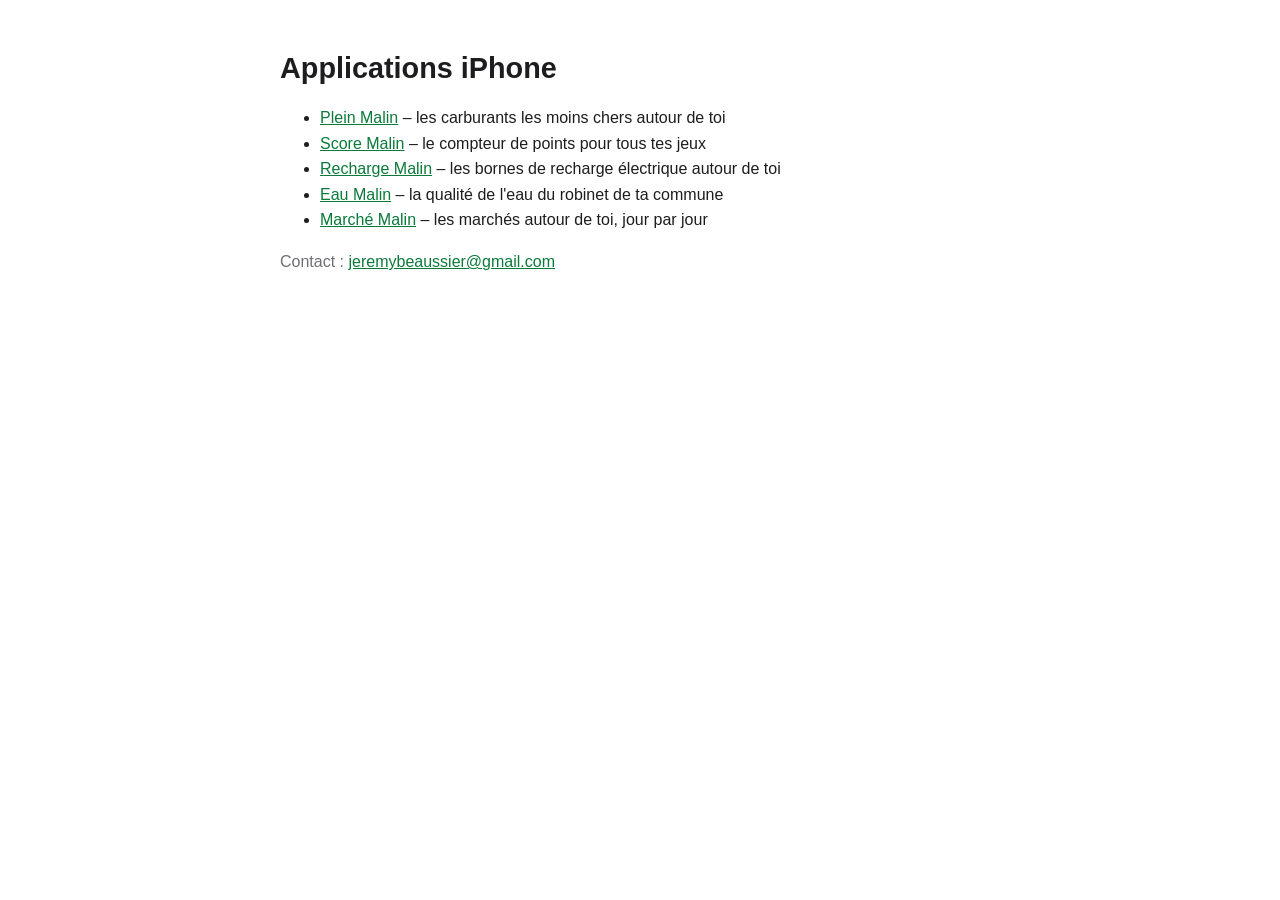
<file: index.html>
<!doctype html>
<html lang="fr">
<head>
<meta charset="utf-8">
<meta name="viewport" content="width=device-width, initial-scale=1">
<title>Jérémy Beaussier – Applications</title>
<link rel="stylesheet" href="style.css">
</head>
<body>
<main>
<h1>Applications iPhone</h1>
<ul>
  <li><a href="pleinmalin/">Plein Malin</a> – les carburants les moins chers autour de toi</li>
  <li><a href="scoremalin/">Score Malin</a> – le compteur de points pour tous tes jeux</li>
  <li><a href="rechargemalin/">Recharge Malin</a> – les bornes de recharge électrique autour de toi</li>
  <li><a href="eaumalin/">Eau Malin</a> – la qualité de l'eau du robinet de ta commune</li>
  <li><a href="marchemalin/">Marché Malin</a> – les marchés autour de toi, jour par jour</li>
</ul>
<p class="muted">Contact : <a href="mailto:jeremybeaussier@gmail.com">jeremybeaussier@gmail.com</a></p>
</main>
</body>
</html>
</file>
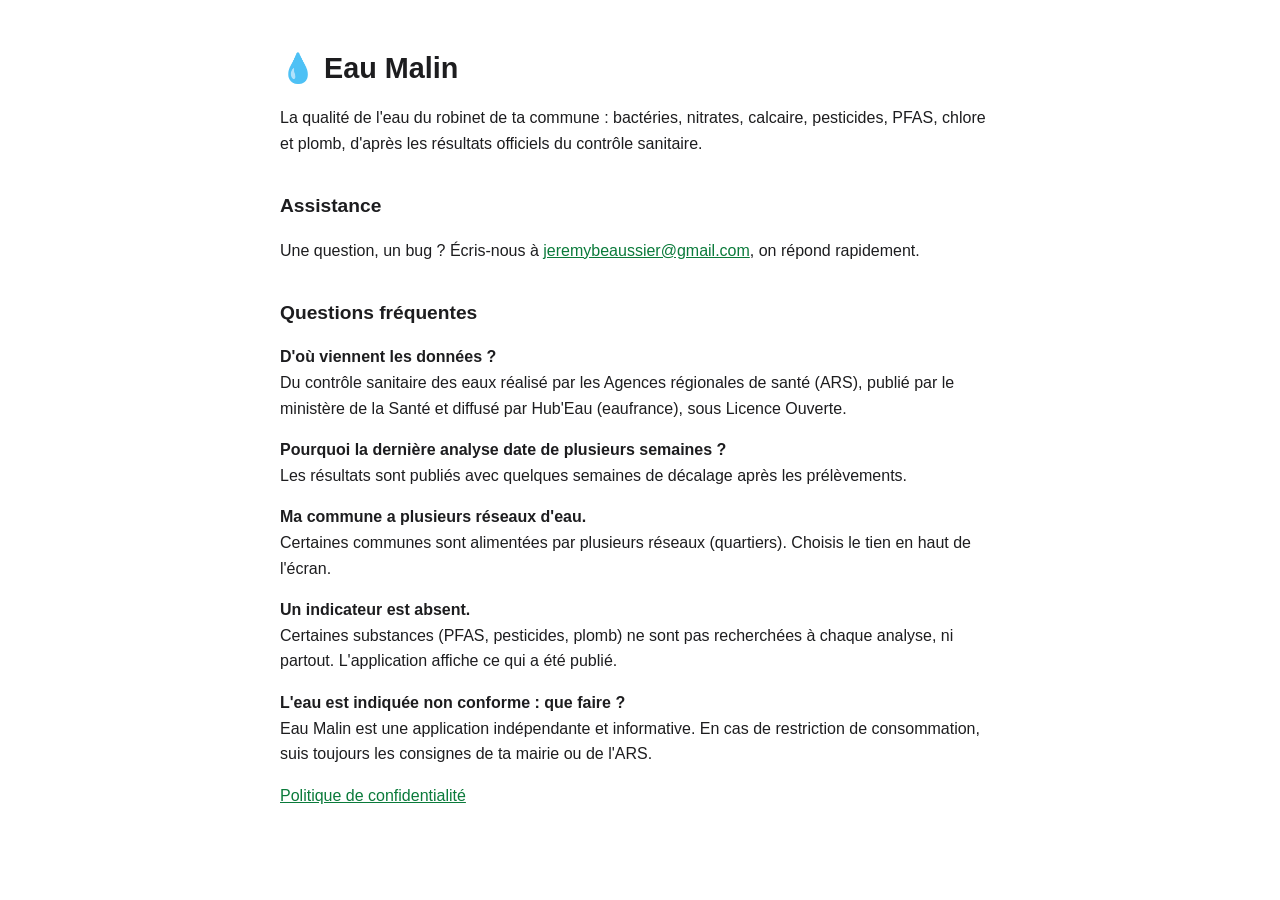
<file: eaumalin/index.html>
<!doctype html>
<html lang="fr">
<head>
<meta charset="utf-8">
<meta name="viewport" content="width=device-width, initial-scale=1">
<title>Eau Malin – Assistance</title>
<link rel="stylesheet" href="../style.css">
</head>
<body>
<main>
<h1>💧 Eau Malin</h1>
<p>La qualité de l'eau du robinet de ta commune : bactéries, nitrates, calcaire, pesticides, PFAS, chlore et plomb, d'après les résultats officiels du contrôle sanitaire.</p>

<h2>Assistance</h2>
<p>Une question, un bug ? Écris-nous à <a href="mailto:jeremybeaussier@gmail.com?subject=Eau%20Malin">jeremybeaussier@gmail.com</a>, on répond rapidement.</p>

<h2>Questions fréquentes</h2>
<p><strong>D'où viennent les données ?</strong><br>Du contrôle sanitaire des eaux réalisé par les Agences régionales de santé (ARS), publié par le ministère de la Santé et diffusé par Hub'Eau (eaufrance), sous Licence Ouverte.</p>
<p><strong>Pourquoi la dernière analyse date de plusieurs semaines ?</strong><br>Les résultats sont publiés avec quelques semaines de décalage après les prélèvements.</p>
<p><strong>Ma commune a plusieurs réseaux d'eau.</strong><br>Certaines communes sont alimentées par plusieurs réseaux (quartiers). Choisis le tien en haut de l'écran.</p>
<p><strong>Un indicateur est absent.</strong><br>Certaines substances (PFAS, pesticides, plomb) ne sont pas recherchées à chaque analyse, ni partout. L'application affiche ce qui a été publié.</p>
<p><strong>L'eau est indiquée non conforme : que faire ?</strong><br>Eau Malin est une application indépendante et informative. En cas de restriction de consommation, suis toujours les consignes de ta mairie ou de l'ARS.</p>

<p><a href="confidentialite.html">Politique de confidentialité</a></p>
</main>
</body>
</html>
</file>
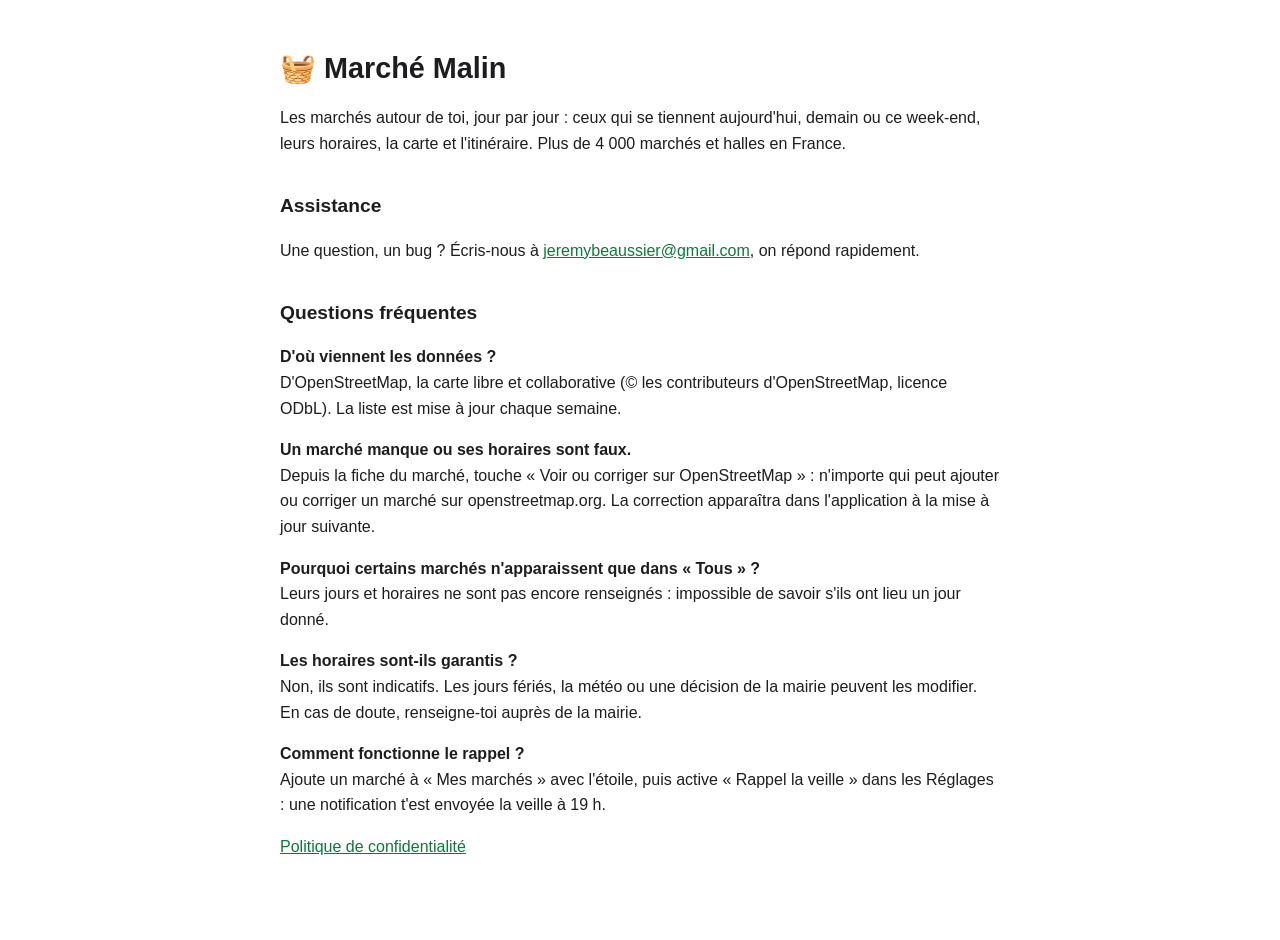
<file: marchemalin/index.html>
<!doctype html>
<html lang="fr">
<head>
<meta charset="utf-8">
<meta name="viewport" content="width=device-width, initial-scale=1">
<title>Marché Malin – Assistance</title>
<link rel="stylesheet" href="../style.css">
</head>
<body>
<main>
<h1>🧺 Marché Malin</h1>
<p>Les marchés autour de toi, jour par jour : ceux qui se tiennent aujourd'hui, demain ou ce week-end, leurs horaires, la carte et l'itinéraire. Plus de 4 000 marchés et halles en France.</p>

<h2>Assistance</h2>
<p>Une question, un bug ? Écris-nous à <a href="mailto:jeremybeaussier@gmail.com?subject=March%C3%A9%20Malin">jeremybeaussier@gmail.com</a>, on répond rapidement.</p>

<h2>Questions fréquentes</h2>
<p><strong>D'où viennent les données ?</strong><br>D'OpenStreetMap, la carte libre et collaborative (© les contributeurs d'OpenStreetMap, licence ODbL). La liste est mise à jour chaque semaine.</p>
<p><strong>Un marché manque ou ses horaires sont faux.</strong><br>Depuis la fiche du marché, touche « Voir ou corriger sur OpenStreetMap » : n'importe qui peut ajouter ou corriger un marché sur openstreetmap.org. La correction apparaîtra dans l'application à la mise à jour suivante.</p>
<p><strong>Pourquoi certains marchés n'apparaissent que dans « Tous » ?</strong><br>Leurs jours et horaires ne sont pas encore renseignés : impossible de savoir s'ils ont lieu un jour donné.</p>
<p><strong>Les horaires sont-ils garantis ?</strong><br>Non, ils sont indicatifs. Les jours fériés, la météo ou une décision de la mairie peuvent les modifier. En cas de doute, renseigne-toi auprès de la mairie.</p>
<p><strong>Comment fonctionne le rappel ?</strong><br>Ajoute un marché à « Mes marchés » avec l'étoile, puis active « Rappel la veille » dans les Réglages : une notification t'est envoyée la veille à 19 h.</p>

<p><a href="confidentialite.html">Politique de confidentialité</a></p>
</main>
</body>
</html>
</file>
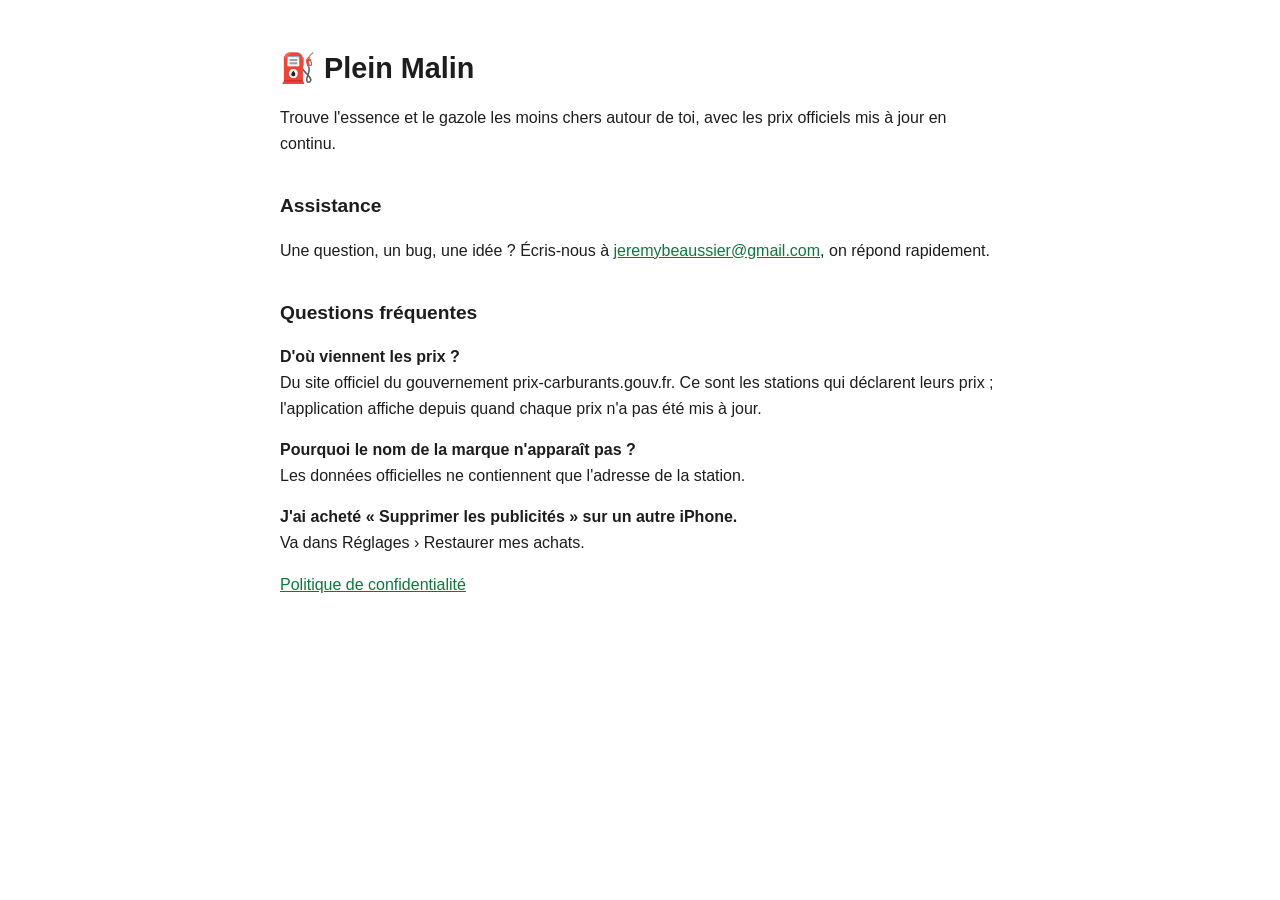
<file: pleinmalin/index.html>
<!doctype html>
<html lang="fr">
<head>
<meta charset="utf-8">
<meta name="viewport" content="width=device-width, initial-scale=1">
<title>Plein Malin – Assistance</title>
<link rel="stylesheet" href="../style.css">
</head>
<body>
<main>
<h1>⛽ Plein Malin</h1>
<p>Trouve l'essence et le gazole les moins chers autour de toi, avec les prix officiels mis à jour en continu.</p>

<h2>Assistance</h2>
<p>Une question, un bug, une idée ? Écris-nous à <a href="mailto:jeremybeaussier@gmail.com?subject=Plein%20Malin">jeremybeaussier@gmail.com</a>, on répond rapidement.</p>

<h2>Questions fréquentes</h2>
<p><strong>D'où viennent les prix ?</strong><br>Du site officiel du gouvernement prix-carburants.gouv.fr. Ce sont les stations qui déclarent leurs prix ; l'application affiche depuis quand chaque prix n'a pas été mis à jour.</p>
<p><strong>Pourquoi le nom de la marque n'apparaît pas ?</strong><br>Les données officielles ne contiennent que l'adresse de la station.</p>
<p><strong>J'ai acheté « Supprimer les publicités » sur un autre iPhone.</strong><br>Va dans Réglages › Restaurer mes achats.</p>

<p><a href="confidentialite.html">Politique de confidentialité</a></p>
</main>
</body>
</html>
</file>
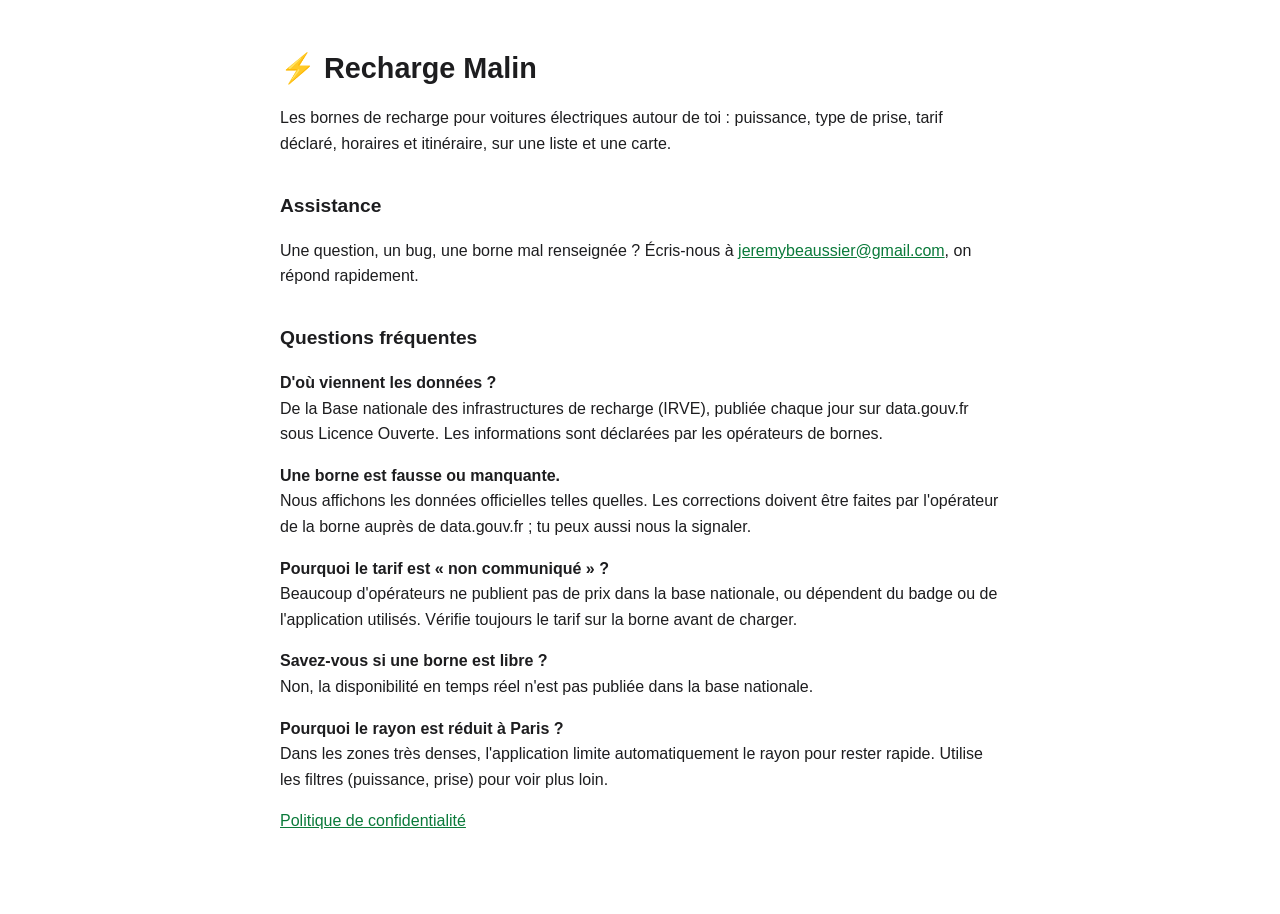
<file: rechargemalin/index.html>
<!doctype html>
<html lang="fr">
<head>
<meta charset="utf-8">
<meta name="viewport" content="width=device-width, initial-scale=1">
<title>Recharge Malin – Assistance</title>
<link rel="stylesheet" href="../style.css">
</head>
<body>
<main>
<h1>⚡ Recharge Malin</h1>
<p>Les bornes de recharge pour voitures électriques autour de toi : puissance, type de prise, tarif déclaré, horaires et itinéraire, sur une liste et une carte.</p>

<h2>Assistance</h2>
<p>Une question, un bug, une borne mal renseignée ? Écris-nous à <a href="mailto:jeremybeaussier@gmail.com?subject=Recharge%20Malin">jeremybeaussier@gmail.com</a>, on répond rapidement.</p>

<h2>Questions fréquentes</h2>
<p><strong>D'où viennent les données ?</strong><br>De la Base nationale des infrastructures de recharge (IRVE), publiée chaque jour sur data.gouv.fr sous Licence Ouverte. Les informations sont déclarées par les opérateurs de bornes.</p>
<p><strong>Une borne est fausse ou manquante.</strong><br>Nous affichons les données officielles telles quelles. Les corrections doivent être faites par l'opérateur de la borne auprès de data.gouv.fr ; tu peux aussi nous la signaler.</p>
<p><strong>Pourquoi le tarif est « non communiqué » ?</strong><br>Beaucoup d'opérateurs ne publient pas de prix dans la base nationale, ou dépendent du badge ou de l'application utilisés. Vérifie toujours le tarif sur la borne avant de charger.</p>
<p><strong>Savez-vous si une borne est libre ?</strong><br>Non, la disponibilité en temps réel n'est pas publiée dans la base nationale.</p>
<p><strong>Pourquoi le rayon est réduit à Paris ?</strong><br>Dans les zones très denses, l'application limite automatiquement le rayon pour rester rapide. Utilise les filtres (puissance, prise) pour voir plus loin.</p>

<p><a href="confidentialite.html">Politique de confidentialité</a></p>
</main>
</body>
</html>
</file>
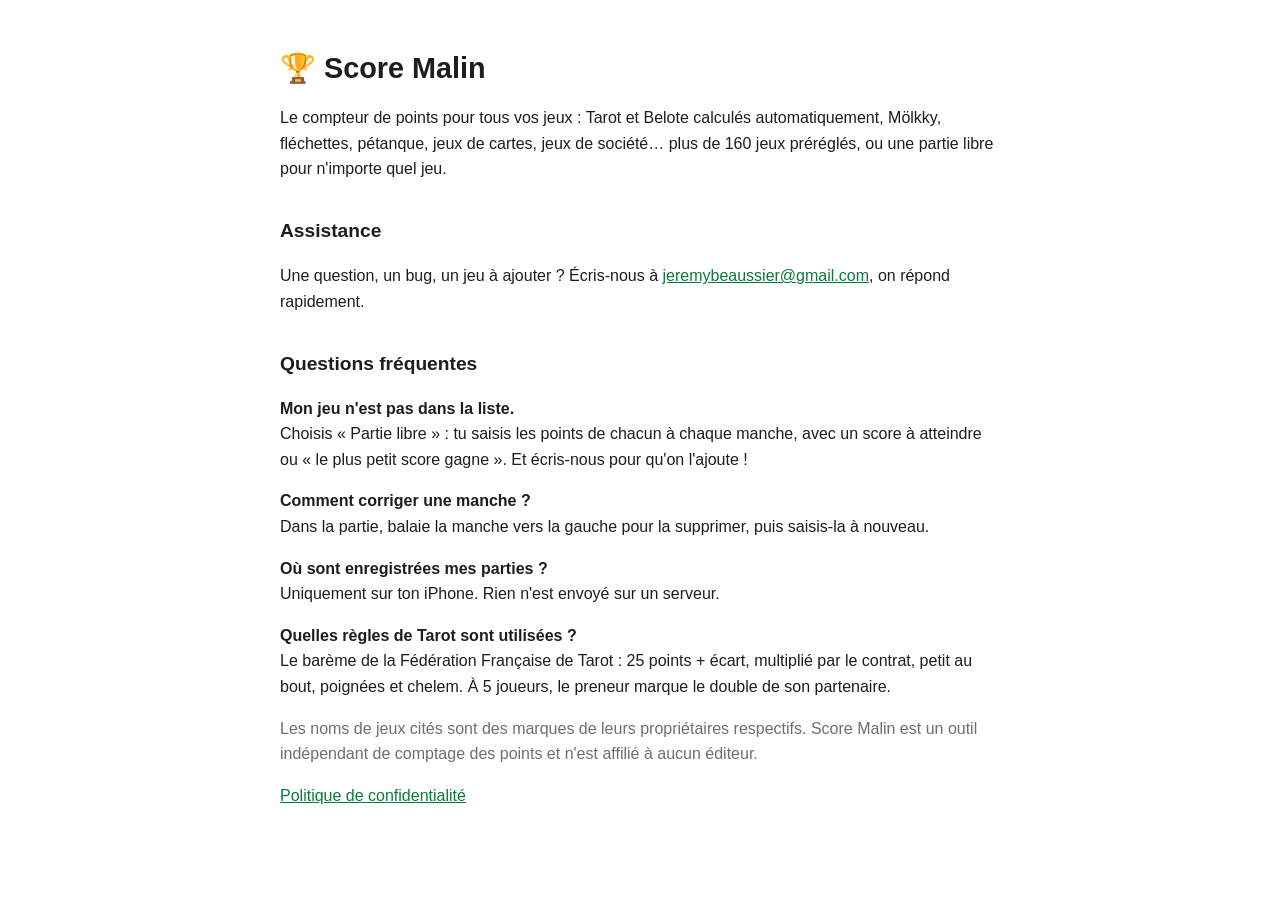
<file: scoremalin/index.html>
<!doctype html>
<html lang="fr">
<head>
<meta charset="utf-8">
<meta name="viewport" content="width=device-width, initial-scale=1">
<title>Score Malin – Assistance</title>
<link rel="stylesheet" href="../style.css">
</head>
<body>
<main>
<h1>🏆 Score Malin</h1>
<p>Le compteur de points pour tous vos jeux : Tarot et Belote calculés automatiquement, Mölkky, fléchettes, pétanque, jeux de cartes, jeux de société… plus de 160 jeux préréglés, ou une partie libre pour n'importe quel jeu.</p>

<h2>Assistance</h2>
<p>Une question, un bug, un jeu à ajouter ? Écris-nous à <a href="mailto:jeremybeaussier@gmail.com?subject=Score%20Malin">jeremybeaussier@gmail.com</a>, on répond rapidement.</p>

<h2>Questions fréquentes</h2>
<p><strong>Mon jeu n'est pas dans la liste.</strong><br>Choisis « Partie libre » : tu saisis les points de chacun à chaque manche, avec un score à atteindre ou « le plus petit score gagne ». Et écris-nous pour qu'on l'ajoute !</p>
<p><strong>Comment corriger une manche ?</strong><br>Dans la partie, balaie la manche vers la gauche pour la supprimer, puis saisis-la à nouveau.</p>
<p><strong>Où sont enregistrées mes parties ?</strong><br>Uniquement sur ton iPhone. Rien n'est envoyé sur un serveur.</p>
<p><strong>Quelles règles de Tarot sont utilisées ?</strong><br>Le barème de la Fédération Française de Tarot : 25 points + écart, multiplié par le contrat, petit au bout, poignées et chelem. À 5 joueurs, le preneur marque le double de son partenaire.</p>

<p class="muted">Les noms de jeux cités sont des marques de leurs propriétaires respectifs. Score Malin est un outil indépendant de comptage des points et n'est affilié à aucun éditeur.</p>

<p><a href="confidentialite.html">Politique de confidentialité</a></p>
</main>
</body>
</html>
</file>
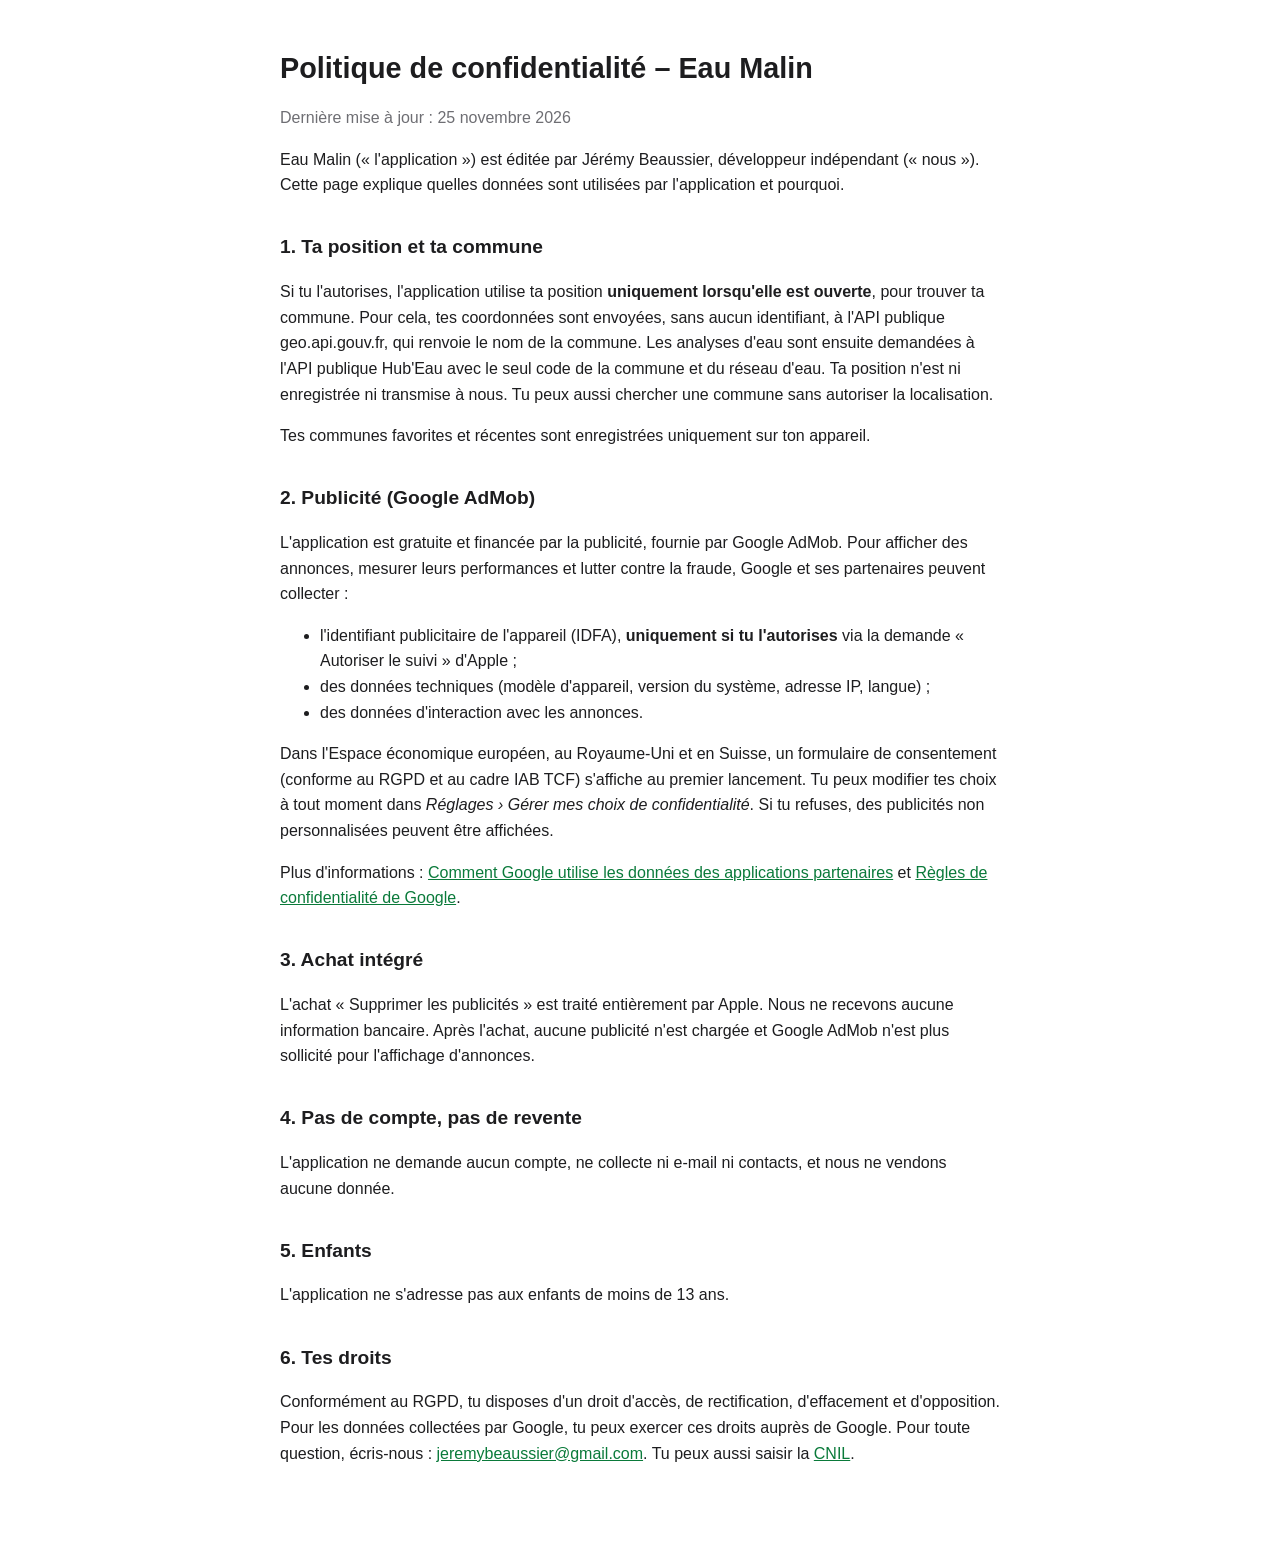
<file: eaumalin/confidentialite.html>
<!doctype html>
<html lang="fr">
<head>
<meta charset="utf-8">
<meta name="viewport" content="width=device-width, initial-scale=1">
<title>Eau Malin – Politique de confidentialité</title>
<link rel="stylesheet" href="../style.css">
</head>
<body>
<main>
<h1>Politique de confidentialité – Eau Malin</h1>
<p class="muted">Dernière mise à jour : 25 novembre 2026</p>

<p>Eau Malin (« l'application ») est éditée par Jérémy Beaussier, développeur indépendant (« nous »). Cette page explique quelles données sont utilisées par l'application et pourquoi.</p>

<h2>1. Ta position et ta commune</h2>
<p>Si tu l'autorises, l'application utilise ta position <strong>uniquement lorsqu'elle est ouverte</strong>, pour trouver ta commune. Pour cela, tes coordonnées sont envoyées, sans aucun identifiant, à l'API publique geo.api.gouv.fr, qui renvoie le nom de la commune. Les analyses d'eau sont ensuite demandées à l'API publique Hub'Eau avec le seul code de la commune et du réseau d'eau. Ta position n'est ni enregistrée ni transmise à nous. Tu peux aussi chercher une commune sans autoriser la localisation.</p>
<p>Tes communes favorites et récentes sont enregistrées uniquement sur ton appareil.</p>

<h2>2. Publicité (Google AdMob)</h2>
<p>L'application est gratuite et financée par la publicité, fournie par Google AdMob. Pour afficher des annonces, mesurer leurs performances et lutter contre la fraude, Google et ses partenaires peuvent collecter :</p>
<ul>
  <li>l'identifiant publicitaire de l'appareil (IDFA), <strong>uniquement si tu l'autorises</strong> via la demande « Autoriser le suivi » d'Apple ;</li>
  <li>des données techniques (modèle d'appareil, version du système, adresse IP, langue) ;</li>
  <li>des données d'interaction avec les annonces.</li>
</ul>
<p>Dans l'Espace économique européen, au Royaume-Uni et en Suisse, un formulaire de consentement (conforme au RGPD et au cadre IAB TCF) s'affiche au premier lancement. Tu peux modifier tes choix à tout moment dans <em>Réglages › Gérer mes choix de confidentialité</em>. Si tu refuses, des publicités non personnalisées peuvent être affichées.</p>
<p>Plus d'informations : <a href="https://policies.google.com/technologies/partner-sites?hl=fr">Comment Google utilise les données des applications partenaires</a> et <a href="https://policies.google.com/privacy?hl=fr">Règles de confidentialité de Google</a>.</p>

<h2>3. Achat intégré</h2>
<p>L'achat « Supprimer les publicités » est traité entièrement par Apple. Nous ne recevons aucune information bancaire. Après l'achat, aucune publicité n'est chargée et Google AdMob n'est plus sollicité pour l'affichage d'annonces.</p>

<h2>4. Pas de compte, pas de revente</h2>
<p>L'application ne demande aucun compte, ne collecte ni e-mail ni contacts, et nous ne vendons aucune donnée.</p>

<h2>5. Enfants</h2>
<p>L'application ne s'adresse pas aux enfants de moins de 13 ans.</p>

<h2>6. Tes droits</h2>
<p>Conformément au RGPD, tu disposes d'un droit d'accès, de rectification, d'effacement et d'opposition. Pour les données collectées par Google, tu peux exercer ces droits auprès de Google. Pour toute question, écris-nous : <a href="mailto:jeremybeaussier@gmail.com">jeremybeaussier@gmail.com</a>. Tu peux aussi saisir la <a href="https://www.cnil.fr">CNIL</a>.</p>

</main>
</body>
</html>
</file>
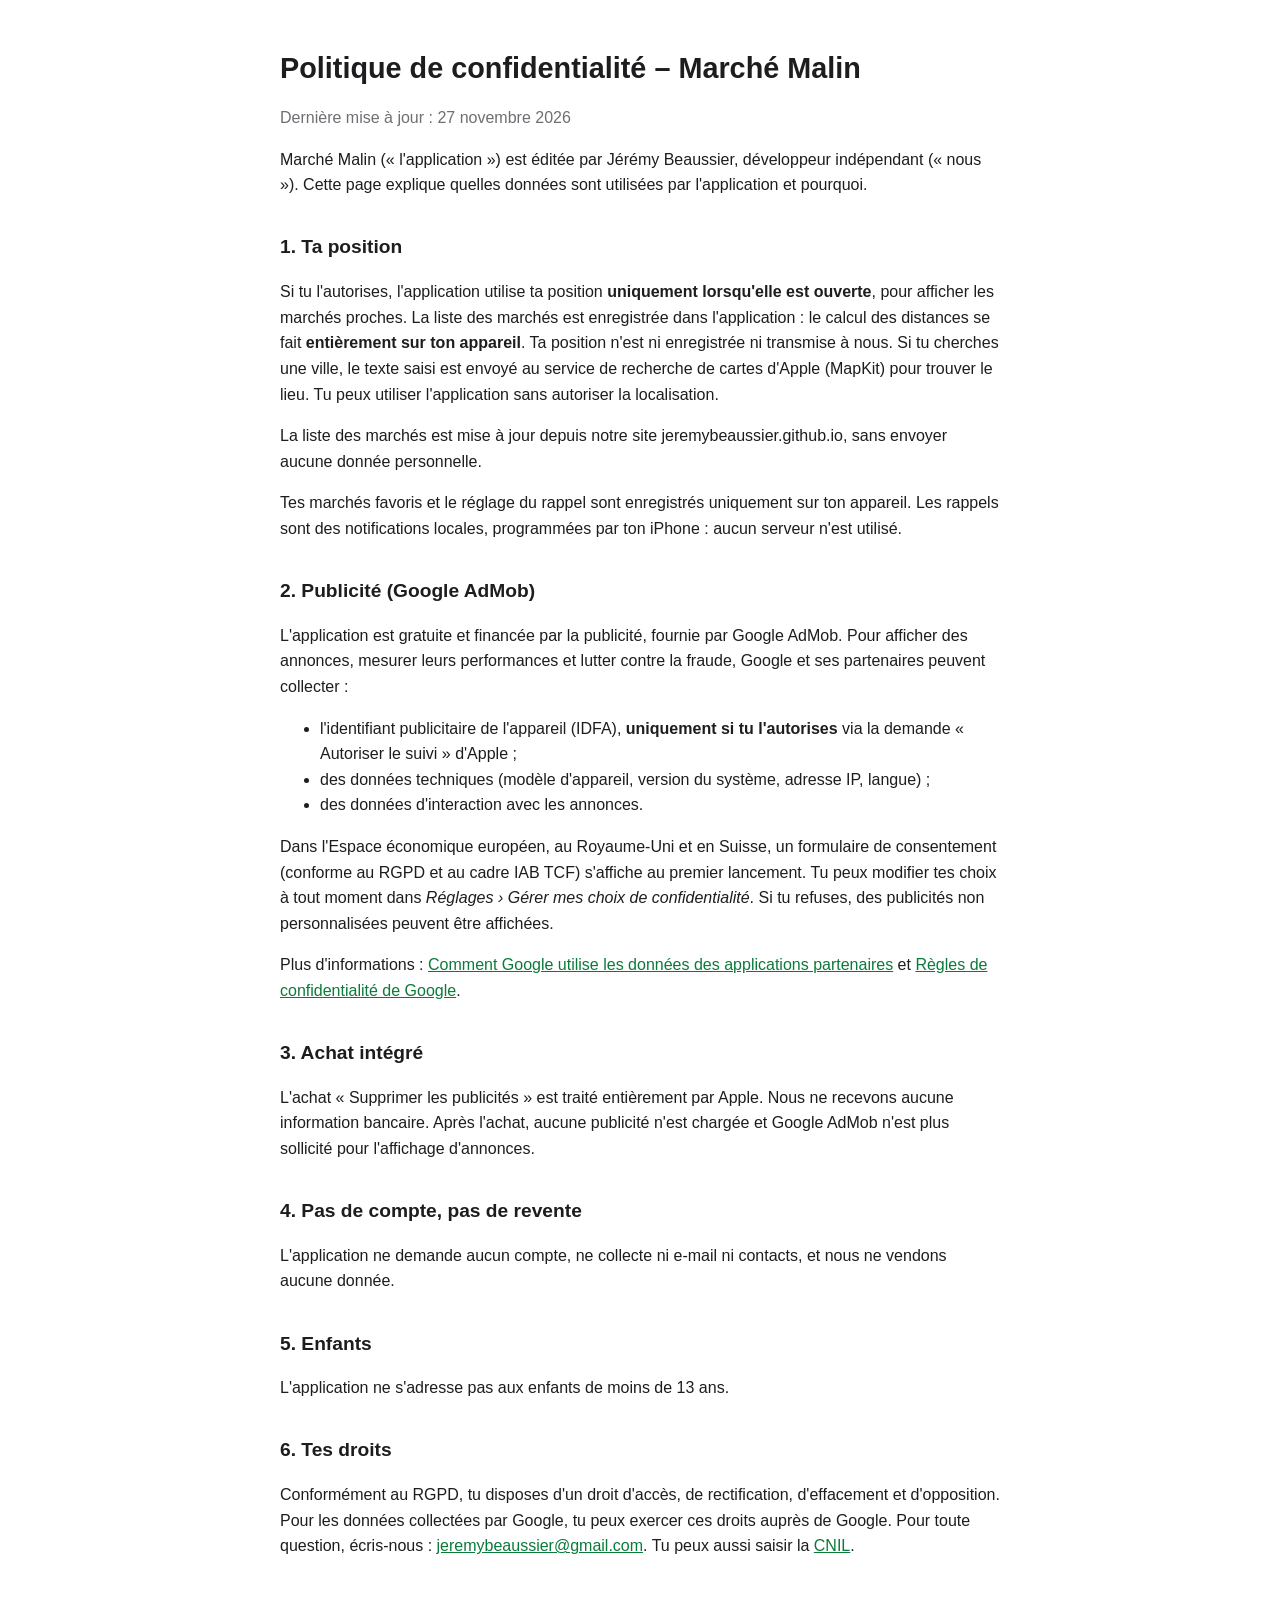
<file: marchemalin/confidentialite.html>
<!doctype html>
<html lang="fr">
<head>
<meta charset="utf-8">
<meta name="viewport" content="width=device-width, initial-scale=1">
<title>Marché Malin – Politique de confidentialité</title>
<link rel="stylesheet" href="../style.css">
</head>
<body>
<main>
<h1>Politique de confidentialité – Marché Malin</h1>
<p class="muted">Dernière mise à jour : 27 novembre 2026</p>

<p>Marché Malin (« l'application ») est éditée par Jérémy Beaussier, développeur indépendant (« nous »). Cette page explique quelles données sont utilisées par l'application et pourquoi.</p>

<h2>1. Ta position</h2>
<p>Si tu l'autorises, l'application utilise ta position <strong>uniquement lorsqu'elle est ouverte</strong>, pour afficher les marchés proches. La liste des marchés est enregistrée dans l'application : le calcul des distances se fait <strong>entièrement sur ton appareil</strong>. Ta position n'est ni enregistrée ni transmise à nous. Si tu cherches une ville, le texte saisi est envoyé au service de recherche de cartes d'Apple (MapKit) pour trouver le lieu. Tu peux utiliser l'application sans autoriser la localisation.</p>
<p>La liste des marchés est mise à jour depuis notre site jeremybeaussier.github.io, sans envoyer aucune donnée personnelle.</p>
<p>Tes marchés favoris et le réglage du rappel sont enregistrés uniquement sur ton appareil. Les rappels sont des notifications locales, programmées par ton iPhone : aucun serveur n'est utilisé.</p>

<h2>2. Publicité (Google AdMob)</h2>
<p>L'application est gratuite et financée par la publicité, fournie par Google AdMob. Pour afficher des annonces, mesurer leurs performances et lutter contre la fraude, Google et ses partenaires peuvent collecter :</p>
<ul>
  <li>l'identifiant publicitaire de l'appareil (IDFA), <strong>uniquement si tu l'autorises</strong> via la demande « Autoriser le suivi » d'Apple ;</li>
  <li>des données techniques (modèle d'appareil, version du système, adresse IP, langue) ;</li>
  <li>des données d'interaction avec les annonces.</li>
</ul>
<p>Dans l'Espace économique européen, au Royaume-Uni et en Suisse, un formulaire de consentement (conforme au RGPD et au cadre IAB TCF) s'affiche au premier lancement. Tu peux modifier tes choix à tout moment dans <em>Réglages › Gérer mes choix de confidentialité</em>. Si tu refuses, des publicités non personnalisées peuvent être affichées.</p>
<p>Plus d'informations : <a href="https://policies.google.com/technologies/partner-sites?hl=fr">Comment Google utilise les données des applications partenaires</a> et <a href="https://policies.google.com/privacy?hl=fr">Règles de confidentialité de Google</a>.</p>

<h2>3. Achat intégré</h2>
<p>L'achat « Supprimer les publicités » est traité entièrement par Apple. Nous ne recevons aucune information bancaire. Après l'achat, aucune publicité n'est chargée et Google AdMob n'est plus sollicité pour l'affichage d'annonces.</p>

<h2>4. Pas de compte, pas de revente</h2>
<p>L'application ne demande aucun compte, ne collecte ni e-mail ni contacts, et nous ne vendons aucune donnée.</p>

<h2>5. Enfants</h2>
<p>L'application ne s'adresse pas aux enfants de moins de 13 ans.</p>

<h2>6. Tes droits</h2>
<p>Conformément au RGPD, tu disposes d'un droit d'accès, de rectification, d'effacement et d'opposition. Pour les données collectées par Google, tu peux exercer ces droits auprès de Google. Pour toute question, écris-nous : <a href="mailto:jeremybeaussier@gmail.com">jeremybeaussier@gmail.com</a>. Tu peux aussi saisir la <a href="https://www.cnil.fr">CNIL</a>.</p>

</main>
</body>
</html>
</file>
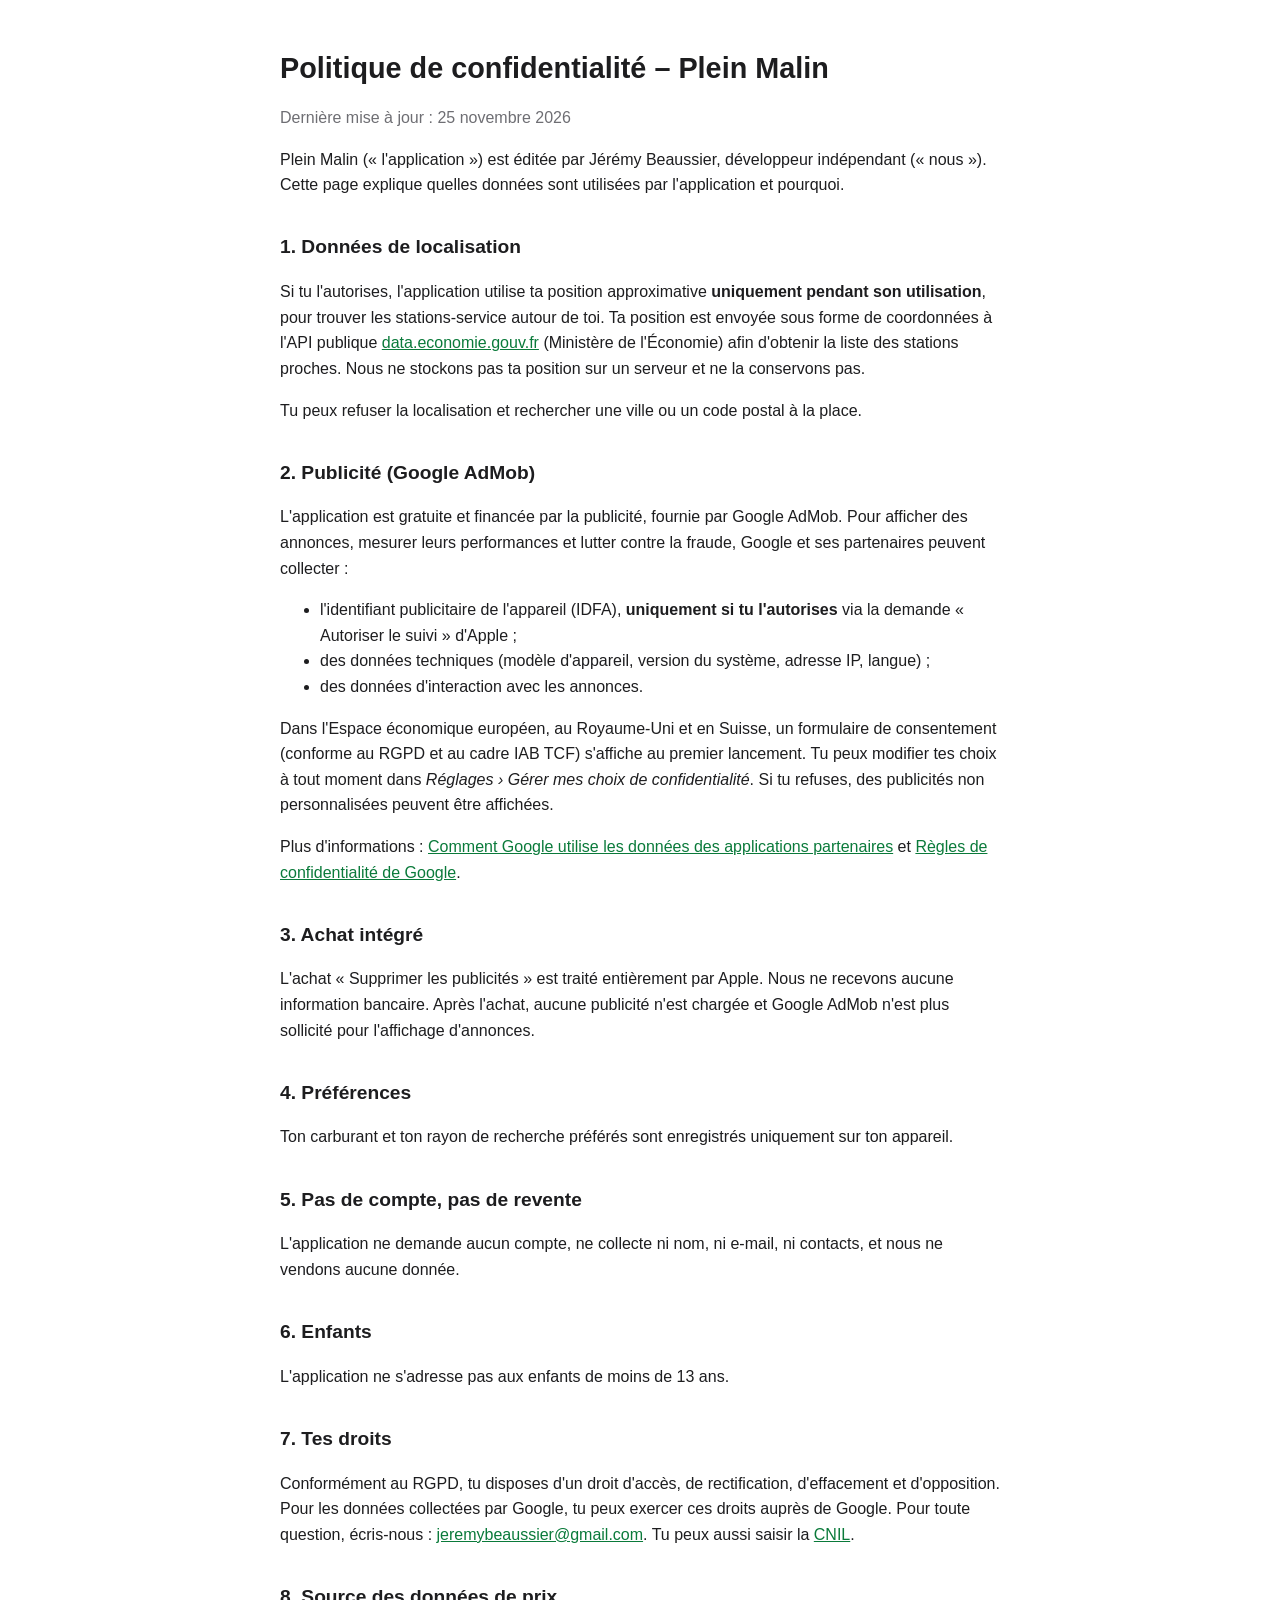
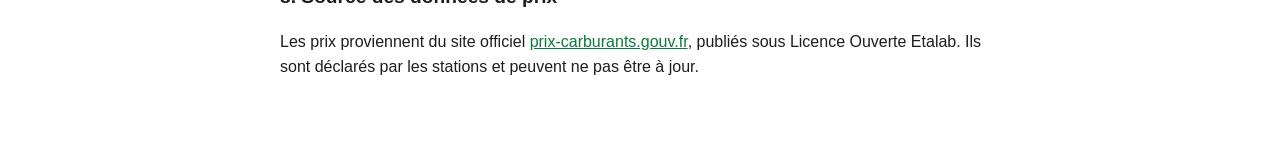
<file: pleinmalin/confidentialite.html>
<!doctype html>
<html lang="fr">
<head>
<meta charset="utf-8">
<meta name="viewport" content="width=device-width, initial-scale=1">
<title>Plein Malin – Politique de confidentialité</title>
<link rel="stylesheet" href="../style.css">
</head>
<body>
<main>
<h1>Politique de confidentialité – Plein Malin</h1>
<p class="muted">Dernière mise à jour : 25 novembre 2026</p>

<p>Plein Malin (« l'application ») est éditée par Jérémy Beaussier, développeur indépendant (« nous »). Cette page explique quelles données sont utilisées par l'application et pourquoi.</p>

<h2>1. Données de localisation</h2>
<p>Si tu l'autorises, l'application utilise ta position approximative <strong>uniquement pendant son utilisation</strong>, pour trouver les stations-service autour de toi. Ta position est envoyée sous forme de coordonnées à l'API publique <a href="https://data.economie.gouv.fr">data.economie.gouv.fr</a> (Ministère de l'Économie) afin d'obtenir la liste des stations proches. Nous ne stockons pas ta position sur un serveur et ne la conservons pas.</p>
<p>Tu peux refuser la localisation et rechercher une ville ou un code postal à la place.</p>

<h2>2. Publicité (Google AdMob)</h2>
<p>L'application est gratuite et financée par la publicité, fournie par Google AdMob. Pour afficher des annonces, mesurer leurs performances et lutter contre la fraude, Google et ses partenaires peuvent collecter :</p>
<ul>
  <li>l'identifiant publicitaire de l'appareil (IDFA), <strong>uniquement si tu l'autorises</strong> via la demande « Autoriser le suivi » d'Apple ;</li>
  <li>des données techniques (modèle d'appareil, version du système, adresse IP, langue) ;</li>
  <li>des données d'interaction avec les annonces.</li>
</ul>
<p>Dans l'Espace économique européen, au Royaume-Uni et en Suisse, un formulaire de consentement (conforme au RGPD et au cadre IAB TCF) s'affiche au premier lancement. Tu peux modifier tes choix à tout moment dans <em>Réglages › Gérer mes choix de confidentialité</em>. Si tu refuses, des publicités non personnalisées peuvent être affichées.</p>
<p>Plus d'informations : <a href="https://policies.google.com/technologies/partner-sites?hl=fr">Comment Google utilise les données des applications partenaires</a> et <a href="https://policies.google.com/privacy?hl=fr">Règles de confidentialité de Google</a>.</p>

<h2>3. Achat intégré</h2>
<p>L'achat « Supprimer les publicités » est traité entièrement par Apple. Nous ne recevons aucune information bancaire. Après l'achat, aucune publicité n'est chargée et Google AdMob n'est plus sollicité pour l'affichage d'annonces.</p>

<h2>4. Préférences</h2>
<p>Ton carburant et ton rayon de recherche préférés sont enregistrés uniquement sur ton appareil.</p>

<h2>5. Pas de compte, pas de revente</h2>
<p>L'application ne demande aucun compte, ne collecte ni nom, ni e-mail, ni contacts, et nous ne vendons aucune donnée.</p>

<h2>6. Enfants</h2>
<p>L'application ne s'adresse pas aux enfants de moins de 13 ans.</p>

<h2>7. Tes droits</h2>
<p>Conformément au RGPD, tu disposes d'un droit d'accès, de rectification, d'effacement et d'opposition. Pour les données collectées par Google, tu peux exercer ces droits auprès de Google. Pour toute question, écris-nous : <a href="mailto:jeremybeaussier@gmail.com">jeremybeaussier@gmail.com</a>. Tu peux aussi saisir la <a href="https://www.cnil.fr">CNIL</a>.</p>

<h2>8. Source des données de prix</h2>
<p>Les prix proviennent du site officiel <a href="https://www.prix-carburants.gouv.fr">prix-carburants.gouv.fr</a>, publiés sous Licence Ouverte Etalab. Ils sont déclarés par les stations et peuvent ne pas être à jour.</p>
</main>
</body>
</html>
</file>
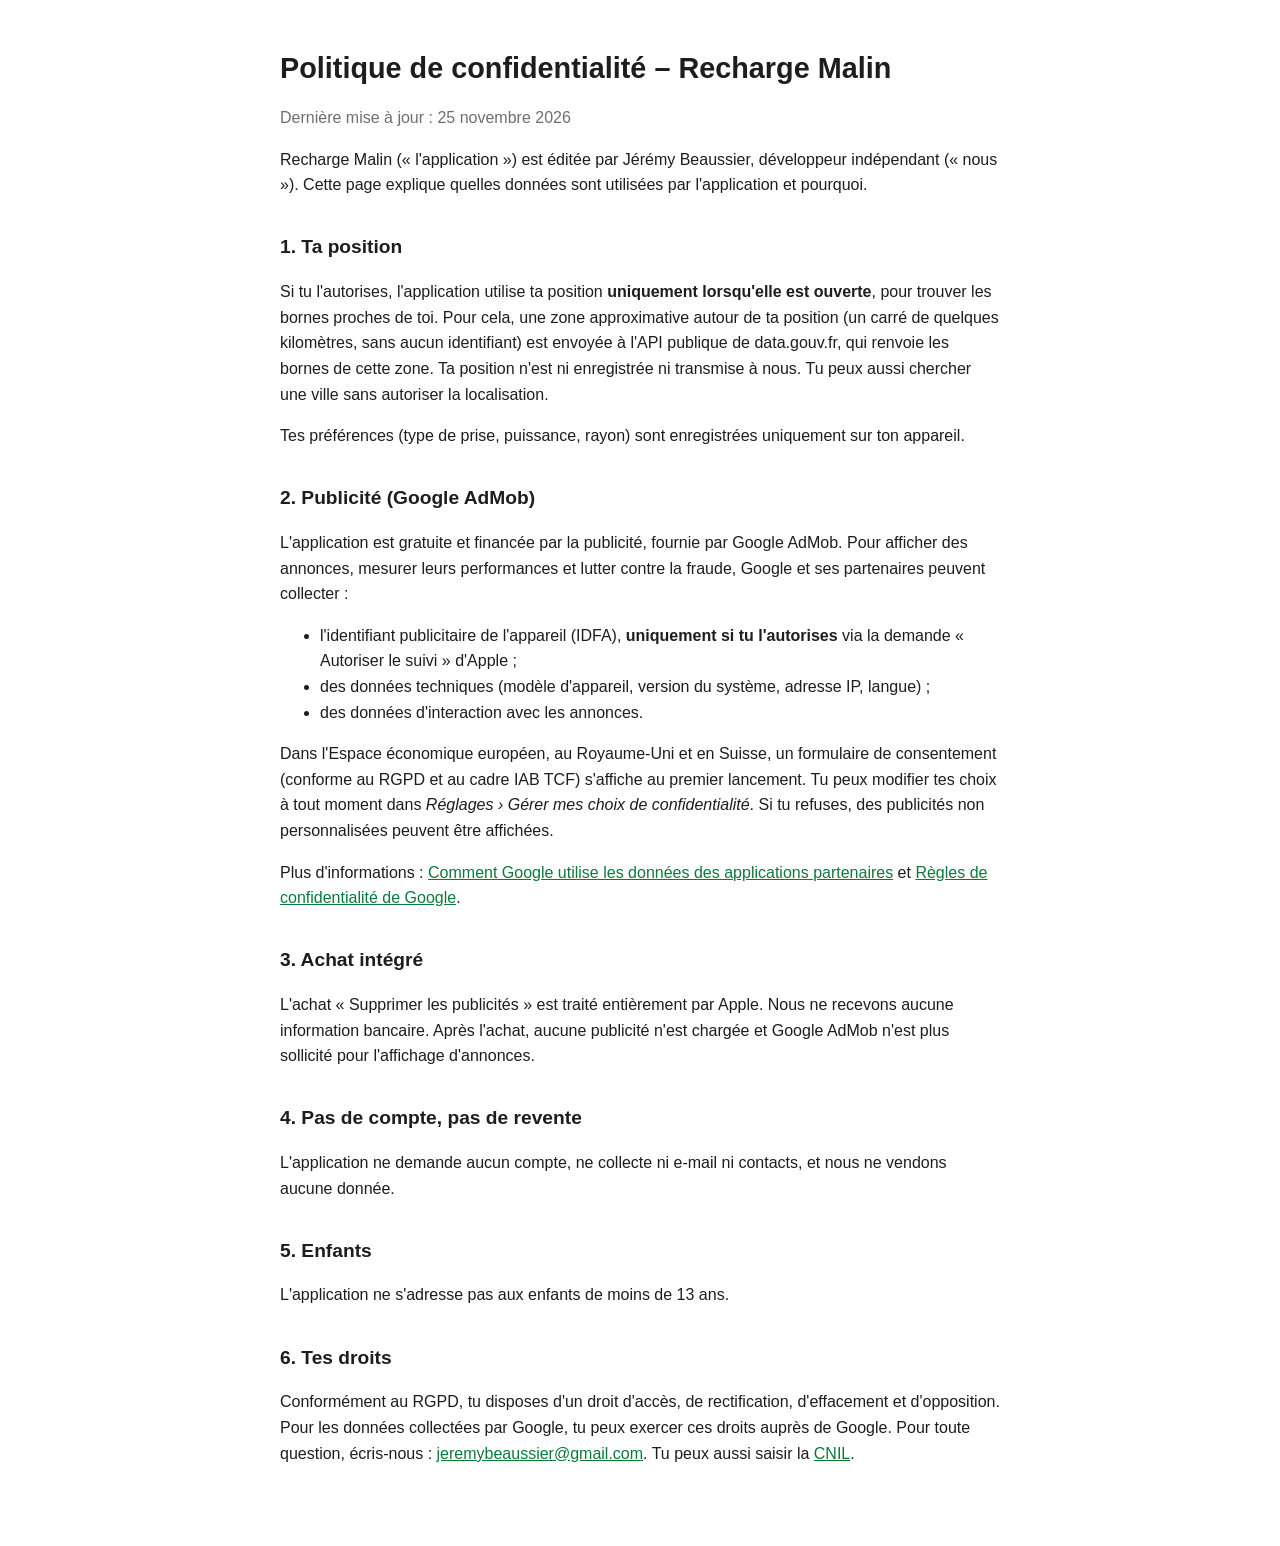
<file: rechargemalin/confidentialite.html>
<!doctype html>
<html lang="fr">
<head>
<meta charset="utf-8">
<meta name="viewport" content="width=device-width, initial-scale=1">
<title>Recharge Malin – Politique de confidentialité</title>
<link rel="stylesheet" href="../style.css">
</head>
<body>
<main>
<h1>Politique de confidentialité – Recharge Malin</h1>
<p class="muted">Dernière mise à jour : 25 novembre 2026</p>

<p>Recharge Malin (« l'application ») est éditée par Jérémy Beaussier, développeur indépendant (« nous »). Cette page explique quelles données sont utilisées par l'application et pourquoi.</p>

<h2>1. Ta position</h2>
<p>Si tu l'autorises, l'application utilise ta position <strong>uniquement lorsqu'elle est ouverte</strong>, pour trouver les bornes proches de toi. Pour cela, une zone approximative autour de ta position (un carré de quelques kilomètres, sans aucun identifiant) est envoyée à l'API publique de data.gouv.fr, qui renvoie les bornes de cette zone. Ta position n'est ni enregistrée ni transmise à nous. Tu peux aussi chercher une ville sans autoriser la localisation.</p>
<p>Tes préférences (type de prise, puissance, rayon) sont enregistrées uniquement sur ton appareil.</p>

<h2>2. Publicité (Google AdMob)</h2>
<p>L'application est gratuite et financée par la publicité, fournie par Google AdMob. Pour afficher des annonces, mesurer leurs performances et lutter contre la fraude, Google et ses partenaires peuvent collecter :</p>
<ul>
  <li>l'identifiant publicitaire de l'appareil (IDFA), <strong>uniquement si tu l'autorises</strong> via la demande « Autoriser le suivi » d'Apple ;</li>
  <li>des données techniques (modèle d'appareil, version du système, adresse IP, langue) ;</li>
  <li>des données d'interaction avec les annonces.</li>
</ul>
<p>Dans l'Espace économique européen, au Royaume-Uni et en Suisse, un formulaire de consentement (conforme au RGPD et au cadre IAB TCF) s'affiche au premier lancement. Tu peux modifier tes choix à tout moment dans <em>Réglages › Gérer mes choix de confidentialité</em>. Si tu refuses, des publicités non personnalisées peuvent être affichées.</p>
<p>Plus d'informations : <a href="https://policies.google.com/technologies/partner-sites?hl=fr">Comment Google utilise les données des applications partenaires</a> et <a href="https://policies.google.com/privacy?hl=fr">Règles de confidentialité de Google</a>.</p>

<h2>3. Achat intégré</h2>
<p>L'achat « Supprimer les publicités » est traité entièrement par Apple. Nous ne recevons aucune information bancaire. Après l'achat, aucune publicité n'est chargée et Google AdMob n'est plus sollicité pour l'affichage d'annonces.</p>

<h2>4. Pas de compte, pas de revente</h2>
<p>L'application ne demande aucun compte, ne collecte ni e-mail ni contacts, et nous ne vendons aucune donnée.</p>

<h2>5. Enfants</h2>
<p>L'application ne s'adresse pas aux enfants de moins de 13 ans.</p>

<h2>6. Tes droits</h2>
<p>Conformément au RGPD, tu disposes d'un droit d'accès, de rectification, d'effacement et d'opposition. Pour les données collectées par Google, tu peux exercer ces droits auprès de Google. Pour toute question, écris-nous : <a href="mailto:jeremybeaussier@gmail.com">jeremybeaussier@gmail.com</a>. Tu peux aussi saisir la <a href="https://www.cnil.fr">CNIL</a>.</p>

</main>
</body>
</html>
</file>
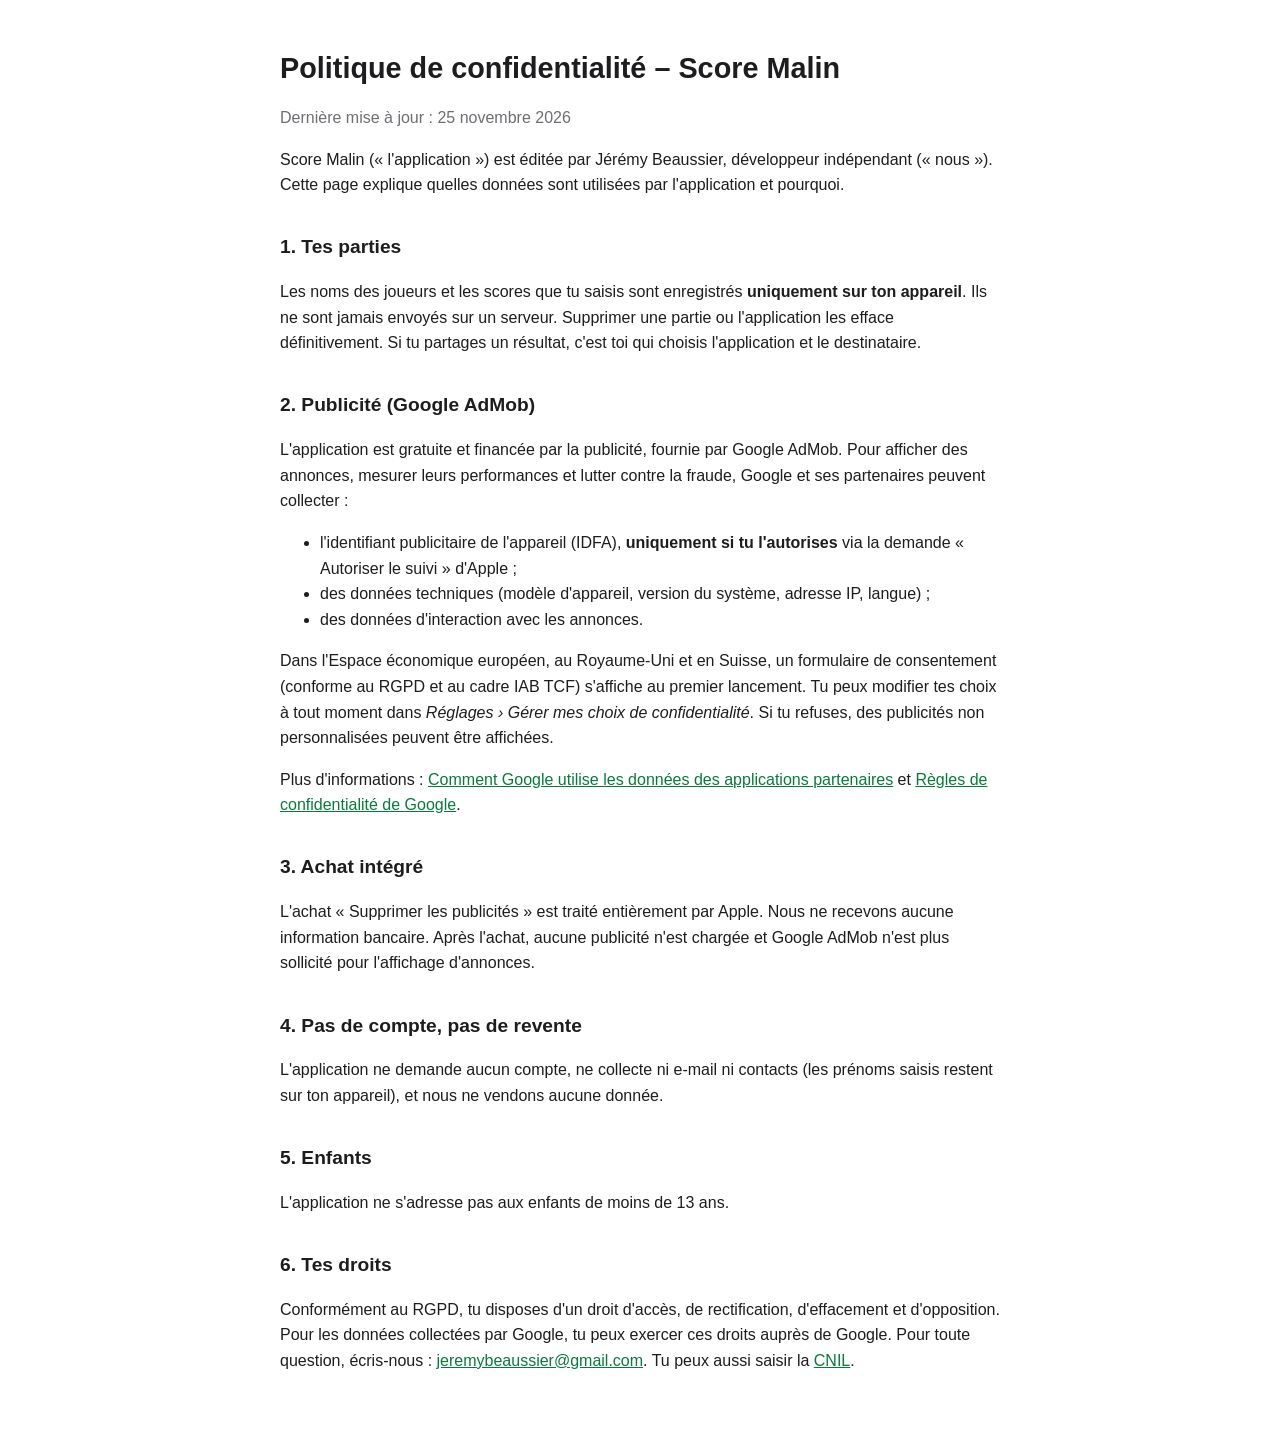
<file: scoremalin/confidentialite.html>
<!doctype html>
<html lang="fr">
<head>
<meta charset="utf-8">
<meta name="viewport" content="width=device-width, initial-scale=1">
<title>Score Malin – Politique de confidentialité</title>
<link rel="stylesheet" href="../style.css">
</head>
<body>
<main>
<h1>Politique de confidentialité – Score Malin</h1>
<p class="muted">Dernière mise à jour : 25 novembre 2026</p>

<p>Score Malin (« l'application ») est éditée par Jérémy Beaussier, développeur indépendant (« nous »). Cette page explique quelles données sont utilisées par l'application et pourquoi.</p>

<h2>1. Tes parties</h2>
<p>Les noms des joueurs et les scores que tu saisis sont enregistrés <strong>uniquement sur ton appareil</strong>. Ils ne sont jamais envoyés sur un serveur. Supprimer une partie ou l'application les efface définitivement. Si tu partages un résultat, c'est toi qui choisis l'application et le destinataire.</p>

<h2>2. Publicité (Google AdMob)</h2>
<p>L'application est gratuite et financée par la publicité, fournie par Google AdMob. Pour afficher des annonces, mesurer leurs performances et lutter contre la fraude, Google et ses partenaires peuvent collecter :</p>
<ul>
  <li>l'identifiant publicitaire de l'appareil (IDFA), <strong>uniquement si tu l'autorises</strong> via la demande « Autoriser le suivi » d'Apple ;</li>
  <li>des données techniques (modèle d'appareil, version du système, adresse IP, langue) ;</li>
  <li>des données d'interaction avec les annonces.</li>
</ul>
<p>Dans l'Espace économique européen, au Royaume-Uni et en Suisse, un formulaire de consentement (conforme au RGPD et au cadre IAB TCF) s'affiche au premier lancement. Tu peux modifier tes choix à tout moment dans <em>Réglages › Gérer mes choix de confidentialité</em>. Si tu refuses, des publicités non personnalisées peuvent être affichées.</p>
<p>Plus d'informations : <a href="https://policies.google.com/technologies/partner-sites?hl=fr">Comment Google utilise les données des applications partenaires</a> et <a href="https://policies.google.com/privacy?hl=fr">Règles de confidentialité de Google</a>.</p>

<h2>3. Achat intégré</h2>
<p>L'achat « Supprimer les publicités » est traité entièrement par Apple. Nous ne recevons aucune information bancaire. Après l'achat, aucune publicité n'est chargée et Google AdMob n'est plus sollicité pour l'affichage d'annonces.</p>

<h2>4. Pas de compte, pas de revente</h2>
<p>L'application ne demande aucun compte, ne collecte ni e-mail ni contacts (les prénoms saisis restent sur ton appareil), et nous ne vendons aucune donnée.</p>

<h2>5. Enfants</h2>
<p>L'application ne s'adresse pas aux enfants de moins de 13 ans.</p>

<h2>6. Tes droits</h2>
<p>Conformément au RGPD, tu disposes d'un droit d'accès, de rectification, d'effacement et d'opposition. Pour les données collectées par Google, tu peux exercer ces droits auprès de Google. Pour toute question, écris-nous : <a href="mailto:jeremybeaussier@gmail.com">jeremybeaussier@gmail.com</a>. Tu peux aussi saisir la <a href="https://www.cnil.fr">CNIL</a>.</p>

</main>
</body>
</html>
</file>
<file: style.css>
:root { color-scheme: light dark; --fg: #1d1d1f; --muted: #6e6e73; --bg: #fff; --link: #0a7a3a; }
@media (prefers-color-scheme: dark) { :root { --fg: #f5f5f7; --muted: #a1a1a6; --bg: #111; --link: #4cd47e; } }
body { margin: 0; background: var(--bg); color: var(--fg); font: 16px/1.6 -apple-system, BlinkMacSystemFont, "Segoe UI", sans-serif; }
main { max-width: 720px; margin: 0 auto; padding: 32px 16px 64px; }
h1 { font-size: 1.8em; line-height: 1.2; }
h2 { margin-top: 1.8em; font-size: 1.2em; }
a { color: var(--link); }
.muted { color: var(--muted); }
</file>
